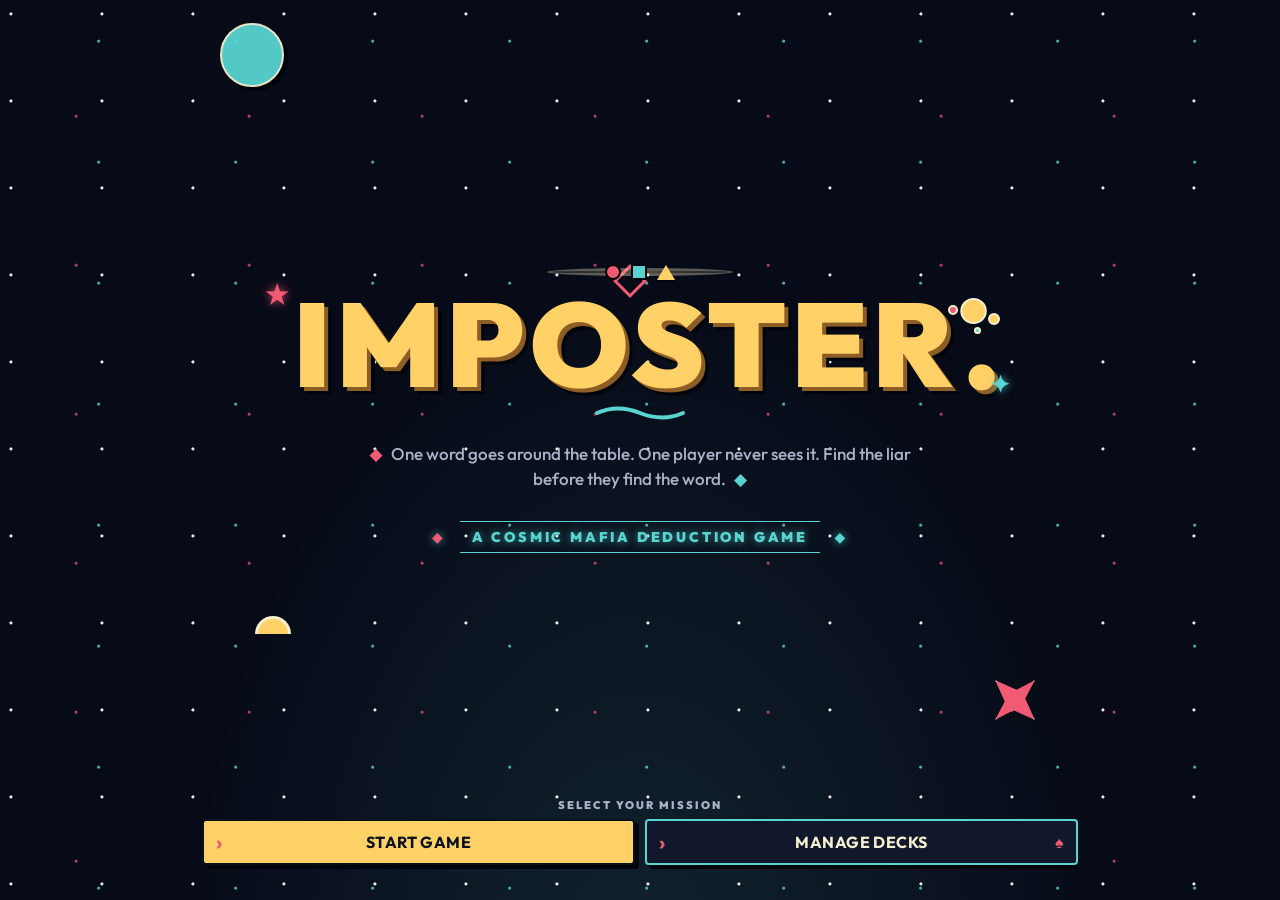
<file: impostor/index.html>
<!DOCTYPE html>
<html lang="en">
<head>
<meta charset="UTF-8">
<meta name="viewport" content="width=device-width, initial-scale=1.0, maximum-scale=1, user-scalable=no">
<title>IMPOSTER</title>
<link rel="preconnect" href="https://fonts.googleapis.com">
<link rel="preconnect" href="https://fonts.gstatic.com" crossorigin>
<link rel="stylesheet" href="styles.css">
</head>
<body>
<div id="loading-screen">
  <div class="load-shapes">
    <div class="ls ls-circle"></div>
    <div class="ls ls-square"></div>
    <div class="ls ls-triangle"></div>
  </div>
  <div class="load-word">SHUFFLING THE DECK...</div>
  <div class="zigzag" style="width:90px;"></div>
</div>
<div id="root" class="app"></div>


<script src="script.js" defer></script>
</body>
</html>
</file>
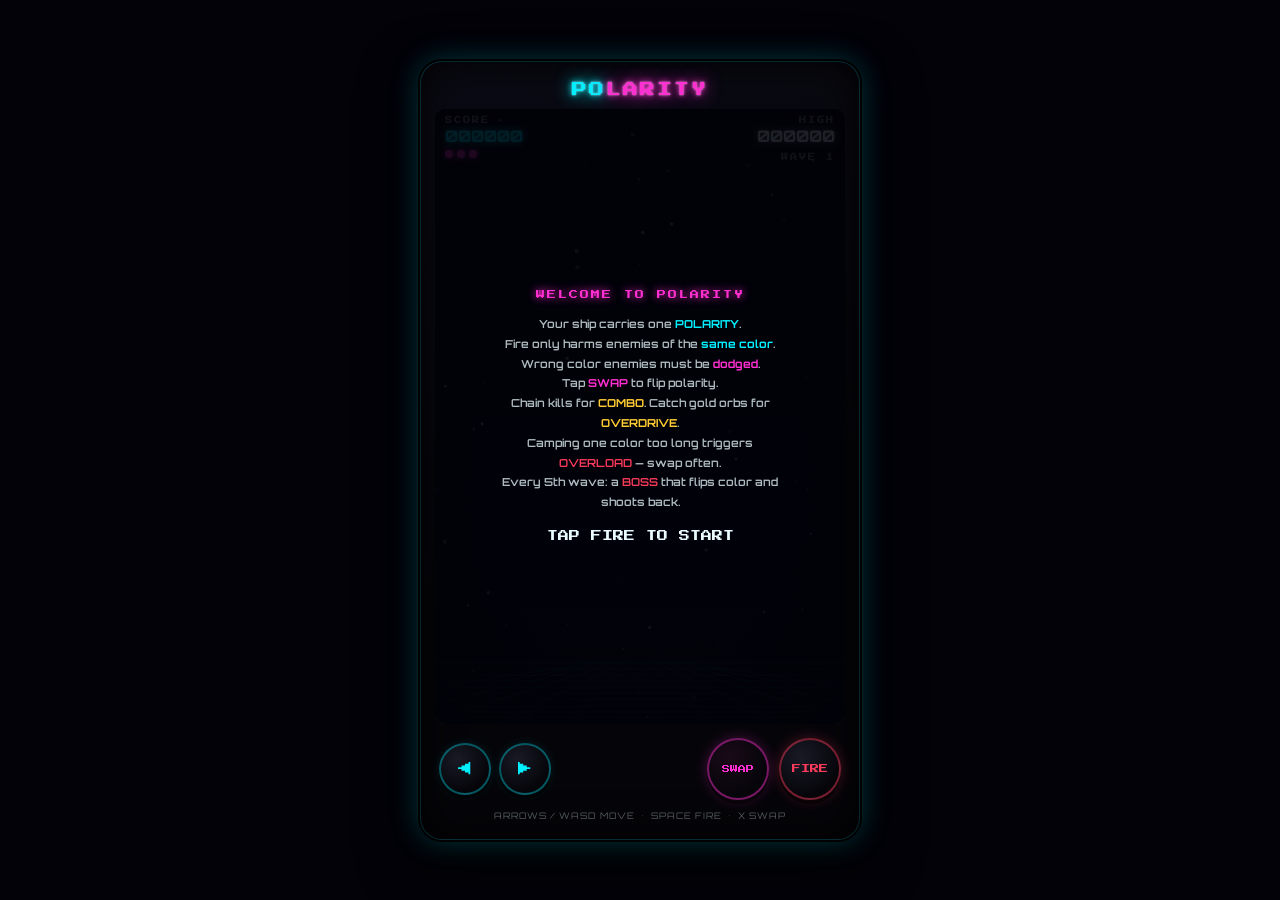
<file: polarity/index.html>
<!DOCTYPE html>
<html lang="en">
<head>
<meta charset="UTF-8">
<meta name="viewport" content="width=device-width, initial-scale=1.0, maximum-scale=1.0, user-scalable=no">
<title>POLARITY - Retro Arcade Game</title>
<link rel="icon" href="data:image/svg+xml,<svg xmlns='http://www.w3.org/2000/svg' viewBox='0 0 16 16'><rect width='16' height='16' fill='%23020208'/><circle cx='8' cy='8' r='5' fill='none' stroke='%2300f0ff' stroke-width='2'/></svg>">
<link rel="stylesheet" href="styles.css">
</head>
<body>

<div class="cabinet">
  <div class="marquee">PO<span>LARITY</span></div>

  <div class="screen-wrap" id="screenWrap">
    <canvas id="game" width="400" height="600"></canvas>
    <div class="scanlines"></div>
    <div class="vignette"></div>

    <div class="hud">
      <div class="block">
        <div class="label">SCORE</div>
        <div class="value blueish" id="scoreVal">000000</div>
        <div class="lives" id="lives"></div>
      </div>
      <div class="block" style="align-items:flex-end;">
        <div class="label">HIGH</div>
        <div class="value" id="highVal">000000</div>
        <div class="label" id="waveVal" style="margin-top:6px;">WAVE 1</div>
      </div>
    </div>
    <div class="combo-wrap"><div class="combo-val" id="comboVal">COMBO x1</div></div>

    <div class="overlay" id="titleOverlay">
      <div class="title-sub">WELCOME TO POLARITY</div>
      <div class="rules">
        Your ship carries one <b class="blue">POLARITY</b>.<br>
        Fire only harms enemies of the <b class="blue">same color</b>.<br>
        Wrong color enemies must be <b class="pink">dodged</b>.<br>
        Tap <b class="pink">SWAP</b> to flip polarity.<br>
        Chain kills for <b class="gold">COMBO</b>. Catch gold orbs for <b class="gold">OVERDRIVE</b>.<br>
        Camping one color too long triggers <span style="color:#ff3b5c;">OVERLOAD</span> — swap often.<br>
        Every 5th wave: a <span style="color:#ff3b5c;">BOSS</span> that flips color and shoots back.
      </div>
      <div class="blink">TAP FIRE TO START</div>
    </div>

    <div class="overlay hidden" id="overOverlay">
      <div class="title-big" style="font-size:16px;">GAME OVER</div>
      <div class="finalscore" id="finalScore">SCORE 000000</div>
      <div class="highscore" id="highScoreLine">HIGH SCORE 000000</div>
      <div class="blink">TAP FIRE TO RETRY</div>
    </div>
  </div>

  <div class="controls">
    <div class="dpad">
      <div class="btn move" id="btnLeft">◀</div>
      <div class="btn move" id="btnRight">▶</div>
    </div>
    <div class="actions">
      <div class="btn swap" id="btnSwap">SWAP</div>
      <div class="btn fire" id="btnFire">FIRE</div>
    </div>
  </div>
  <div class="footer-hint">ARROWS / WASD MOVE &nbsp;•&nbsp; SPACE FIRE &nbsp;•&nbsp; X SWAP</div>
</div>

<script src="script.js"></script>
</body>
</html>
</file>
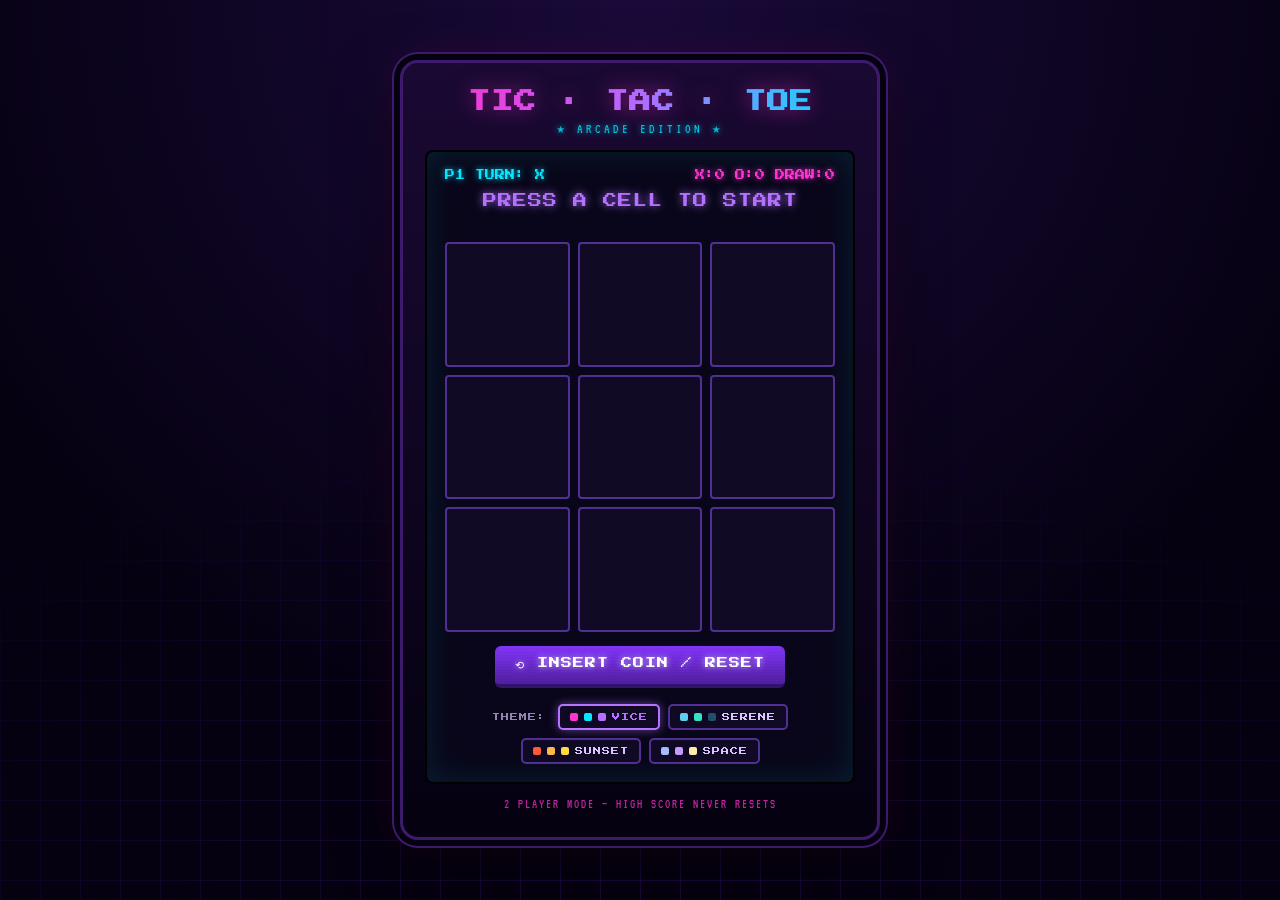
<file: tictactoe/index.html>
<!DOCTYPE html>
<html lang="en">
<head>
<meta charset="UTF-8">
<title>TIC TAC TOE // ARCADE</title>
<link href="https://fonts.googleapis.com/css2?family=Press+Start+2P&family=VT323&display=swap" rel="stylesheet">
<link rel="stylesheet" href="styles.css">
</head>
<body>

<div class="cabinet">
  <div class="marquee">
    <h1>TIC · TAC · TOE</h1>
    <div class="sub">★ ARCADE EDITION ★</div>
  </div>

  <div class="screen">
    <div class="scanlines"></div>
    <div class="glow-flicker"></div>

    <div class="status-bar">
      <span id="turnLabel">P1 TURN: X</span>
      <span id="score">X:0 O:0 DRAW:0</span>
    </div>

    <div id="message" class="blink">PRESS A CELL TO START</div>

    <div class="board" id="board"></div>

    <div class="controls">
      <button class="btn-coin" id="resetBtn">⟲ INSERT COIN / RESET</button>
    </div>

    <div class="theme-picker" id="themePicker" role="group" aria-label="Theme selection">
      <span class="theme-label">THEME:</span>
      <button class="theme-btn active" data-theme="vice" type="button"><span class="sw s1"></span><span class="sw s2"></span><span class="sw s3"></span>VICE</button>
      <button class="theme-btn" data-theme="serene" type="button"><span class="sw s1"></span><span class="sw s2"></span><span class="sw s3"></span>SERENE</button>
      <button class="theme-btn" data-theme="sunset" type="button"><span class="sw s1"></span><span class="sw s2"></span><span class="sw s3"></span>SUNSET</button>
      <button class="theme-btn" data-theme="space" type="button"><span class="sw s1"></span><span class="sw s2"></span><span class="sw s3"></span>SPACE</button>
    </div>
  </div>

  <div class="footer-note">2 PLAYER MODE — HIGH SCORE NEVER RESETS</div>
</div>

<script src="script.js"></script>
</body>
</html>
</file>
<file: impostor/styles.css>
@import url('https://fonts.googleapis.com/css2?family=Outfit:wght@400;500;700;900&display=swap');

  :root{
    --bg:#070b18;
    --fg:#f6f0d0;
    --white:#11182b;
    --red:#f05a72;
    --blue:#58d4d1;
    --yellow:#ffd166;
    --muted:#26304a;
    --red-tint:#3a2039;
    --blue-tint:#163a49;
    --yellow-tint:#3e3520;
    --text:var(--fg);
    --text-dim:#aab3c8;
    --radius:4px;
    --pill:9999px;
    --bw:2px;
    --shadow-sm:3px 3px 0 #02040b;
    --shadow-md:4px 4px 0 #02040b;
    --shadow-lg:8px 8px 0 #02040b;
  }

  *{box-sizing:border-box;}
  html,body{margin:0;padding:0;}
  body{
    background:
      radial-gradient(circle at 12% 16%,rgba(255,255,255,.92) 0 1px,transparent 2px) 0 0/91px 87px,
      radial-gradient(circle at 72% 34%,rgba(88,212,209,.8) 0 1px,transparent 2px) 0 0/137px 121px,
      radial-gradient(circle at 44% 78%,rgba(240,90,114,.7) 0 1px,transparent 2px) 0 0/173px 149px,
      radial-gradient(ellipse at 50% 110%,rgba(88,212,209,.12),transparent 50%),
      var(--bg);
    color:var(--text);
    font-family:'Outfit',system-ui,sans-serif;
    min-height:100vh;
    -webkit-tap-highlight-color:transparent;
    overscroll-behavior:none;
  }

  .app{
    width:100%;
    max-width:960px;
    height:100dvh;
    min-height:100vh;
    margin:0 auto;
    display:flex;
    flex-direction:column;
    padding:clamp(12px,2.5vh,24px) clamp(16px,4vw,42px) clamp(14px,2.8vh,28px);
    position:relative;
    overflow:hidden;
  }
  #root{display:flex;flex:1;min-height:0;}
  #root > *{width:100%;min-height:0;overflow-y:auto;overscroll-behavior:contain;}
  #root > *:not([style*="flex-direction:column"]){display:flex;flex-direction:column;}

  h1,h2,h3{font-family:'Outfit',sans-serif;font-weight:900;letter-spacing:0.04em;margin:0;text-transform:uppercase;text-shadow:2px 2px 0 #02040b;}
  .mono{font-family:'Outfit',sans-serif;font-weight:700;letter-spacing:0.08em;}
  button,input{font-family:'Outfit',sans-serif;}
  button:focus-visible,input:focus-visible{outline:2px solid var(--blue);outline-offset:3px;}

  /* ---------- Screen transition ---------- */
  @keyframes screenIn{
    from{opacity:0;transform:translateY(10px) scale(0.99);}
    to{opacity:1;transform:translateY(0) scale(1);}
  }
  .screen-enter{animation:screenIn 0.28s cubic-bezier(.2,.7,.3,1) both;}

  /* ---------- Loading splash ---------- */
  #loading-screen{
    position:fixed;inset:0;background:#050711;z-index:999;
    display:flex;align-items:center;justify-content:center;flex-direction:column;gap:22px;
    transition:opacity .35s ease, visibility .35s ease;
  }
  #loading-screen.hide{opacity:0;visibility:hidden;pointer-events:none;}
  .load-shapes{display:flex;align-items:center;gap:14px;height:56px;}
  .load-shapes .ls{width:34px;height:34px;}
  .ls-circle{border-radius:50%;background:var(--red);animation:lsBounce 0.9s ease-in-out infinite;}
  .ls-square{background:var(--yellow);animation:lsBounce 0.9s ease-in-out infinite;animation-delay:0.12s;}
  .ls-triangle{
    width:0;height:0;background:none !important;
    border-left:17px solid transparent;border-right:17px solid transparent;border-bottom:30px solid var(--blue);
    animation:lsBounce 0.9s ease-in-out infinite;animation-delay:0.24s;
  }
  @keyframes lsBounce{
    0%,100%{transform:translateY(0) rotate(0deg);}
    50%{transform:translateY(-16px) rotate(90deg);}
  }
  .load-word{
    font-family:'Outfit',sans-serif;font-weight:900;text-transform:uppercase;letter-spacing:0.14em;
    color:var(--yellow);font-size:15px;text-shadow:2px 2px 0 #02040b;
  }

  /* ---------- Top bar ---------- */
  .topbar{
    display:flex;align-items:center;justify-content:space-between;
    margin-bottom:clamp(10px,2vh,20px);min-height:34px;
  }
  .back-btn{
    background:var(--white);border:2px solid var(--blue);color:var(--fg);
    font-family:'Outfit',sans-serif;font-weight:700;font-size:12px;letter-spacing:0.08em;
    padding:8px 14px;border-radius:var(--pill);cursor:pointer;
    display:flex;align-items:center;gap:6px;text-transform:uppercase;
    box-shadow:var(--shadow-sm);
    transition:transform .15s ease-out, box-shadow .15s ease-out;
  }
  .back-btn:active{transform:translate(2px,2px);box-shadow:none;}
  .step-label{
    font-family:'Outfit',sans-serif;font-weight:700;font-size:11px;letter-spacing:0.1em;
    color:#07101b;text-transform:uppercase;
    background:var(--yellow);border:2px solid #07101b;border-radius:var(--pill);padding:6px 14px;
  }

  /* ---------- Buttons ---------- */
  .btn{
    display:flex;align-items:center;justify-content:center;gap:8px;
    width:100%;padding:12px 16px;border-radius:var(--radius);border:var(--bw) solid var(--fg);
    font-family:'Outfit',sans-serif;font-weight:700;font-size:16px;
    cursor:pointer;transition:transform .15s ease-out, box-shadow .15s ease-out;
    letter-spacing:0.03em;text-transform:uppercase;
    box-shadow:var(--shadow-md);
  }
  .btn:active{transform:translate(3px,3px);box-shadow:none;}
  .btn-primary{background:var(--yellow);color:#07101b;border-color:#07101b;}
  .btn-primary:disabled{background:var(--muted);color:#9c9c9c;border-color:#b8b8b8;box-shadow:none;cursor:not-allowed;}
  .btn-primary:disabled:active{transform:none;}
  .btn-ghost{background:var(--white);color:var(--fg);border-color:var(--blue);}
  .btn-ghost::after{content:'♠';position:absolute;right:12px;color:var(--red);font-size:16px;}
  .btn-danger{background:var(--red);color:var(--white);}
  .btn-outline-red{background:var(--white);border-color:var(--red);color:var(--red);box-shadow:4px 4px 0 var(--red);}
  .btn-outline-red:active{box-shadow:none;}
  .btn-teal{background:var(--blue);color:#07101b;}
  .btn-sm{padding:10px 16px;font-size:13px;width:auto;}

  /* ---------- Home ---------- */
  .home-hero{flex:1;display:flex;flex-direction:column;align-items:center;justify-content:center;text-align:center;gap:clamp(6px,1.5vh,12px);padding:12px 0 24px;position:relative;min-height:0;isolation:isolate;}
  .home-hero::after{clip-path:polygon(50% 0,61% 35%,100% 50%,61% 65%,50% 100%,39% 65%,0 50%,39% 35%);}
  .home-kicker{color:var(--blue);font-size:clamp(11px,1.8vw,14px);font-weight:900;letter-spacing:.2em;text-transform:uppercase;border-top:1px solid var(--blue);border-bottom:1px solid var(--blue);padding:6px 12px;text-shadow:0 0 8px rgba(88,212,209,.7);animation:signalBlink 2.5s steps(2,end) infinite;}
  @keyframes signalBlink{0%,85%,100%{opacity:1;}90%{opacity:.45;}}
  .home-hero > *:not(.confetti-stage){animation:heroItemIn .7s cubic-bezier(.2,.8,.2,1) both;}
  .home-hero .logo-trio{animation-delay:.05s;}
  .home-hero .home-title{animation-delay:.14s;}
  .home-hero .squiggle{animation-delay:.22s;}
  .home-hero .home-sub{animation-delay:.3s;}
  .home-hero .badge-row{animation-delay:.38s;}
  @keyframes heroItemIn{from{opacity:0;transform:translateY(18px) scale(.94);}to{opacity:1;transform:translateY(0) scale(1);}}
  .home-hero::before{left:6%;top:7%;background:transparent;border-color:var(--blue);box-shadow:var(--shadow-md),0 0 0 8px rgba(88,212,209,.12);animation:floatSlow 4.5s ease-in-out infinite, shapeIn .8s ease-out both;}
  .home-hero::after{right:8%;bottom:12%;background:transparent;border-color:var(--red);box-shadow:var(--shadow-md),0 0 0 8px rgba(240,90,114,.12);animation:spinSlow 7s linear infinite, shapeIn .9s ease-out both;}
  .home-hero::marker{display:none;}
  .home-hero .home-kicker{position:relative;}
  .home-hero .home-kicker::before{content:'◆';position:absolute;left:-28px;color:var(--red);animation:diamondFloat 2.5s ease-in-out infinite;}
  .home-hero .home-kicker::after{content:'◆';position:absolute;right:-28px;color:var(--blue);animation:diamondFloat 2.5s ease-in-out infinite reverse;}
  @keyframes diamondFloat{0%,100%{transform:translateY(0) rotate(45deg);}50%{transform:translateY(-7px) rotate(135deg);}}
  .home-hero .home-sub{position:relative;}
  .home-hero .home-sub::selection{background:var(--yellow);}
  .home-hero .home-sub{max-width:560px;}
  .home-hero{overflow:visible;}

  .home-hero::marker{display:none;}
  .home-hero > .semi-circle-decoration{display:block;}
  .home-hero::before{box-shadow:var(--shadow-md),0 0 0 8px rgba(16,64,192,.12);}
  .home-hero::after{box-shadow:var(--shadow-md),0 0 0 8px rgba(208,32,32,.12);}
  .home-hero .logo-trio::before,.home-hero .logo-trio::after{content:'';position:absolute;z-index:-1;pointer-events:none;}
  .home-hero .logo-trio::before{width:18px;height:18px;border:3px solid var(--red);transform:rotate(45deg);left:18%;top:27%;animation:orbitShape 5s ease-in-out infinite;}
  .home-hero .home-kicker{isolation:isolate;}
  .home-hero .home-kicker span{position:relative;}
  .home-hero .logo-trio::after{width:14px;height:14px;border-radius:50%;background:var(--blue);border:3px solid var(--fg);right:18%;top:19%;animation:orbitShape 4s ease-in-out infinite reverse;}
  @keyframes orbitShape{0%,100%{transform:translate(0,0) rotate(0) scale(1);}50%{transform:translate(12px,-14px) rotate(180deg) scale(1.25);}}
  @keyframes shapeIn{from{opacity:0;transform:scale(0) rotate(45deg);}to{opacity:.95;transform:scale(1) rotate(45deg);}}
  .home-hero::before{
    content:'';position:absolute;top:0%;left:2%;width:60px;height:60px;
    background:var(--blue);border:var(--bw) solid var(--fg);border-radius:50%;
    box-shadow:var(--shadow-md);opacity:0.95;
    animation:floatSlow 4.5s ease-in-out infinite;
  }
  .home-hero::after{
    content:'';position:absolute;bottom:10%;right:4%;width:52px;height:52px;
    background:var(--red);border:var(--bw) solid var(--fg);
    box-shadow:var(--shadow-md);transform:rotate(45deg);
    animation:spinSlow 7s linear infinite;
  }
  @keyframes floatSlow{0%,100%{transform:translateY(0);}50%{transform:translateY(-10px);}}
  @keyframes spinSlow{from{transform:rotate(45deg);}to{transform:rotate(405deg);}}

  .logo-trio{display:flex;align-items:center;justify-content:center;gap:10px;margin-bottom:6px;}
  .logo-trio > *{animation:logoBounce 2.8s ease-in-out infinite;}
  .logo-trio .lt-square{animation-delay:.18s;}
  .logo-trio .lt-tri{animation-delay:.36s;}
  @keyframes logoBounce{0%,100%{transform:translateY(0) rotate(0);}50%{transform:translateY(-7px) rotate(8deg);}}
  .logo-trio .lt-circle{width:16px;height:16px;border-radius:50%;background:var(--red);border:2px solid #02040b;}
  .logo-trio .lt-square{width:16px;height:16px;background:var(--blue);border:2px solid #02040b;}
  .logo-trio .lt-tri{width:0;height:0;border-left:9px solid transparent;border-right:9px solid transparent;border-bottom:15px solid var(--yellow);filter:drop-shadow(0 2px 0 #02040b);}

  .home-title{font-size:clamp(58px,13vw,118px);line-height:.78;color:var(--yellow);position:relative;width:100%;text-align:center;white-space:nowrap;transform:scaleX(1.02);text-shadow:4px 4px 0 #8d5d26,7px 7px 0 #02040b;animation:none !important;z-index:2;}
  .home-title::before{content:'★';position:absolute;color:var(--red);font-size:.22em;left:8%;top:-.5em;text-shadow:0 0 10px rgba(240,90,114,.8);animation:starTwinkle 1.8s ease-in-out infinite;}
  .home-title::after{content:'✦';position:absolute;color:var(--blue);font-size:.2em;right:8%;bottom:-.15em;text-shadow:0 0 10px rgba(88,212,209,.8);animation:starTwinkle 2.2s ease-in-out infinite reverse;}
  .home-hero .logo-trio{position:relative;}
  .home-hero .logo-trio::after{content:'';position:absolute;width:clamp(90px,18vw,180px);height:2px;background:linear-gradient(90deg,transparent,var(--yellow),transparent);top:50%;left:50%;transform:translate(-50%,-50%);opacity:.35;pointer-events:none;}
  .home-hero .home-sub::before{content:'◆';display:inline-block;color:var(--red);margin-right:8px;animation:shapeSpin 3s linear infinite;}
  .home-hero .home-sub::after{content:'◆';display:inline-block;color:var(--blue);margin-left:8px;animation:shapeSpin 3s linear infinite reverse;}
  @keyframes shapeSpin{to{transform:rotate(360deg);}}
  .home-hero .squiggle{position:relative;z-index:2;}
  @keyframes starTwinkle{0%,100%{opacity:.35;transform:scale(.8) rotate(0);}50%{opacity:1;transform:scale(1.3) rotate(18deg);}}
  @keyframes heroTitlePulse{0%,100%{letter-spacing:-.02em;}50%{letter-spacing:.015em;}}
  .home-title .dot{
    display:inline-block;width:clamp(16px,3vw,26px);height:clamp(16px,3vw,26px);background:var(--yellow);
    border:2.5px solid var(--fg);border-radius:50%;margin-left:2px;vertical-align:top;
  }
  .home-sub{color:var(--text-dim);font-size:clamp(14px,2vw,17px);max-width:500px;margin-top:6px;line-height:1.45;font-weight:500;}
  .badge-row{display:flex;gap:10px;margin-top:18px;flex-wrap:wrap;justify-content:center;}
  .badge-row .role-chip{animation:chipFloat 3s ease-in-out infinite;}
  .badge-row .role-chip:nth-child(2){animation-delay:.4s;}
  @keyframes chipFloat{0%,100%{transform:translateY(0);}50%{transform:translateY(-4px);}}
  .role-chip{
    font-family:'Outfit',sans-serif;font-weight:700;font-size:11px;letter-spacing:0.06em;
    padding:6px 14px;border-radius:var(--pill);border:2px solid var(--fg);color:var(--fg);background:var(--white);
    box-shadow:2px 2px 0 var(--fg);text-transform:uppercase;
  }
  .home-actions{display:grid;grid-template-columns:repeat(2,minmax(0,1fr));gap:10px;width:100%;margin-top:clamp(2px,1vh,10px);transform:translateY(clamp(-18px,-2.5vh,-8px));position:relative;z-index:1;}
  .home-actions::before{content:'SELECT YOUR MISSION';grid-column:1/-1;color:var(--text-dim);font-size:11px;letter-spacing:.18em;font-weight:900;text-align:center;margin-bottom:-3px;}
  .home-actions .btn{position:relative;overflow:hidden;}
  .home-actions .btn::before{content:'›';position:absolute;left:12px;color:var(--red);font-size:22px;line-height:1;animation:cursorBlink 1.2s steps(2,end) infinite;}
  @keyframes cursorBlink{50%{opacity:0;}}
  .home-actions .btn{font-size:clamp(13px,2vw,16px);padding:11px 14px;}
  .home-actions .btn-primary{animation:buttonGlow 2.4s ease-in-out infinite;}
  .home-actions .btn{border-width:2px;}
  @keyframes buttonGlow{0%,100%{box-shadow:var(--shadow-md);}50%{box-shadow:6px 6px 0 var(--fg),0 0 0 5px rgba(240,192,32,.22);}}

  /* ---------- Cards / lists ---------- */
  .card{
    background:var(--white);border:var(--bw) solid var(--fg);border-radius:var(--radius);
    padding:16px;box-shadow:var(--shadow-lg);
  }
  .section-title{font-size:clamp(38px,6vw,60px);line-height:.9;margin-bottom:8px;}
  .section-desc{color:var(--text-dim);font-size:13px;margin-bottom:clamp(8px,1.6vh,16px);line-height:1.35;font-weight:500;text-transform:none;}

  .input-row{display:flex;gap:8px;margin-bottom:clamp(8px,1.5vh,14px);max-width:620px;}
  .text-input{
    flex:1;background:var(--white);border:var(--bw) solid var(--fg);border-radius:var(--radius);
    padding:14px 16px;color:var(--fg);font-family:'Outfit',sans-serif;font-weight:600;font-size:15px;
    box-shadow:var(--shadow-sm);
  }
  .text-input:focus{outline:none;border-color:var(--blue);box-shadow:3px 3px 0 var(--blue);}
  .icon-btn{
    width:48px;height:48px;flex-shrink:0;border-radius:var(--radius);border:var(--bw) solid var(--fg);
    background:var(--yellow);color:var(--fg);font-size:22px;font-weight:700;cursor:pointer;
    box-shadow:var(--shadow-sm);transition:transform .15s ease-out, box-shadow .15s ease-out;
  }
  .icon-btn:active{transform:translate(2px,2px) rotate(45deg);box-shadow:none;}

  .player-list{display:grid;grid-template-columns:repeat(2,minmax(0,1fr));gap:8px;margin-bottom:14px;max-width:760px;}
  .player-row{
    display:flex;align-items:center;justify-content:space-between;
    background:var(--white);border:2.5px solid var(--fg);border-radius:var(--radius);
    padding:8px 12px;box-shadow:var(--shadow-sm);
  }
  @keyframes popIn{
    0%{opacity:0;transform:scale(0.55);}
    65%{opacity:1;transform:scale(1.06);}
    100%{opacity:1;transform:scale(1);}
  }
  .pop-in{animation:popIn 0.32s cubic-bezier(.3,.75,.3,1.35) both;}
  .player-name{display:flex;align-items:center;gap:10px;font-weight:700;font-size:15px;}
  .player-num{
    font-family:'Outfit',sans-serif;font-weight:700;font-size:11px;color:var(--fg);
    width:24px;height:24px;border-radius:50%;border:2px solid var(--fg);background:var(--yellow);
    display:flex;align-items:center;justify-content:center;flex-shrink:0;
  }
  .remove-btn{background:none;border:none;color:var(--fg);font-size:20px;cursor:pointer;padding:4px 8px;font-weight:700;transition:transform .15s ease-out;}
  .remove-btn:active{color:var(--red);transform:scale(1.2) rotate(90deg);}
  .empty-hint{
    color:var(--text-dim);font-size:13.5px;text-align:center;padding:28px 10px;font-weight:600;
    border:2.5px dashed var(--fg);border-radius:var(--radius);margin-bottom:16px;background:var(--white);
  }
  .count-warning{
    font-family:'Outfit',sans-serif;font-weight:700;font-size:12px;color:var(--fg);
    text-align:center;margin:-8px 0 16px;background:var(--yellow);border:2px solid var(--fg);
    border-radius:var(--radius);padding:8px;text-transform:uppercase;letter-spacing:0.04em;
  }

  .spacer{flex:1;}
  .bottom-actions{display:flex;flex-direction:row;justify-content:flex-end;gap:8px;margin-top:auto;padding-top:clamp(8px,1.8vh,16px);}
  .bottom-actions .btn{width:auto;min-width:190px;}

  /* ---------- Deck select ---------- */
  .deck-grid{display:grid;grid-template-columns:repeat(2,minmax(0,1fr));gap:10px;margin-bottom:14px;}
  .deck-card{
    background:var(--white);border:var(--bw) solid var(--fg);border-radius:var(--radius);
    padding:10px 14px;display:flex;align-items:center;justify-content:space-between;
    cursor:pointer;transition:transform .18s ease-out, box-shadow .18s ease-out, background .15s ease-out;
    box-shadow:var(--shadow-md);
  }
  .deck-card:active{transform:translate(2px,2px);box-shadow:none;}
  @media (hover:hover){ .deck-card:hover{transform:translateY(-3px);box-shadow:6px 9px 0 var(--fg);} }
  .deck-card.selected{background:var(--blue-tint);box-shadow:var(--shadow-md), inset 0 0 0 2px var(--blue);}
  .deck-info h3{font-size:20px;color:var(--fg);}
  .deck-count{font-family:'Outfit',sans-serif;font-weight:700;font-size:11.5px;color:var(--text-dim);margin-top:3px;letter-spacing:0.04em;}
  .deck-manage-btn{
    background:var(--white);border:2px solid var(--fg);color:var(--fg);
    font-size:16px;width:34px;height:34px;border-radius:50%;cursor:pointer;flex-shrink:0;
    box-shadow:2px 2px 0 var(--fg);transition:transform .15s ease-out;
  }
  .deck-manage-btn:active{transform:translate(2px,2px) rotate(20deg);box-shadow:none;}
  .deck-emoji{
    font-size:22px;margin-right:12px;width:38px;height:38px;flex-shrink:0;
    display:flex;align-items:center;justify-content:center;background:var(--white);
    border:2px solid var(--fg);box-shadow:2px 2px 0 var(--fg);
  }
  .deck-card-inner{display:flex;align-items:center;flex:1;min-width:0;}

  /* ---------- Deck carousel (game start) ---------- */
  .deck-carousel{display:flex;align-items:center;gap:10px;margin:clamp(8px,2vh,18px) auto 10px;max-width:700px;width:100%;}
  .carousel-arrow{
    width:48px;height:48px;flex-shrink:0;border-radius:50%;border:var(--bw) solid var(--fg);
    background:var(--white);color:var(--fg);font-size:26px;font-weight:900;cursor:pointer;
    box-shadow:var(--shadow-sm);line-height:1;display:flex;align-items:center;justify-content:center;
    transition:transform .15s ease-out, box-shadow .15s ease-out;
  }
  .carousel-arrow:active{transform:translate(2px,2px);box-shadow:none;}
  @media (hover:hover){ .carousel-arrow:hover{background:var(--yellow);} }
  .deck-slide{
    flex:1;min-width:0;background:var(--white);border:var(--bw) solid var(--fg);
    box-shadow:var(--shadow-lg);padding:clamp(22px,5vh,42px) 18px;text-align:center;
  }
  .deck-slide-emoji{
    font-size:44px;width:76px;height:76px;margin:0 auto 14px;background:var(--yellow-tint);
    border:2.5px solid var(--fg);display:flex;align-items:center;justify-content:center;box-shadow:3px 3px 0 var(--fg);
  }
  .deck-slide-name{font-size:26px;margin-bottom:6px;}
  @keyframes slideFromRight{from{opacity:0;transform:translateX(26px);}to{opacity:1;transform:translateX(0);}}
  @keyframes slideFromLeft{from{opacity:0;transform:translateX(-26px);}to{opacity:1;transform:translateX(0);}}
  .slide-from-right{animation:slideFromRight 0.3s ease-out both;}
  .slide-from-left{animation:slideFromLeft 0.3s ease-out both;}

  .carousel-dots{display:flex;align-items:center;justify-content:center;gap:8px;margin-bottom:8px;}
  .carousel-dot{
    width:9px;height:9px;border-radius:50%;border:2px solid var(--fg);background:var(--white);cursor:pointer;
    transition:transform .15s ease-out, background .15s ease-out;
  }
  .carousel-dot.active{background:var(--yellow);transform:scale(1.3);}


  /* ---------- Deck manager ---------- */
  .chip-list{display:flex;flex-wrap:wrap;gap:8px;margin-bottom:20px;}
  .word-chip{
    background:var(--yellow-tint);border:2px solid var(--fg);border-radius:var(--pill);
    padding:8px 10px 8px 14px;display:flex;align-items:center;gap:8px;font-size:13.5px;font-weight:700;
    box-shadow:2px 2px 0 var(--fg);
  }
  .word-chip button{background:none;border:none;color:var(--fg);font-size:15px;cursor:pointer;padding:0 2px;font-weight:700;}

  /* ---------- Role reveal ---------- */
  .reveal-wrap{flex:1;display:grid;grid-template-columns:minmax(180px,.8fr) minmax(220px,1.2fr);align-items:center;justify-content:center;gap:clamp(18px,5vw,64px);padding:10px 0;min-height:0;}
  .reveal-wrap .pass-label h2{color:var(--yellow);font-size:clamp(38px,6vw,64px);}
  .reveal-wrap .pass-label{grid-column:1;grid-row:1;text-align:left;}
  .reveal-wrap .case-card{grid-column:2;grid-row:1;justify-self:center;}
  .reveal-wrap .reveal-progress{grid-column:1;grid-row:2;justify-self:start;}
  .pass-label{text-align:center;}
  .pass-label .eyebrow{font-family:'Outfit',sans-serif;font-weight:700;font-size:12px;letter-spacing:0.12em;color:var(--text-dim);text-transform:uppercase;}
  .pass-label h2{font-size:38px;margin-top:6px;color:var(--fg);}

  .case-card{
    width:min(30vw,300px);max-width:300px;aspect-ratio:3/4.1;
    border-radius:var(--radius);position:relative;cursor:pointer;
    perspective:1200px;
  }
  .case-inner{
    width:100%;height:100%;position:relative;
    transition:transform .6s cubic-bezier(.4,.2,.2,1);
    transform-style:preserve-3d;
  }
  .case-card.flipped .case-inner{transform:rotateY(180deg);}
  .case-face{
    position:absolute;inset:0;border-radius:var(--radius);backface-visibility:hidden;
    display:flex;flex-direction:column;align-items:center;justify-content:center;
    padding:24px;text-align:center;border:var(--bw) solid var(--fg);box-shadow:var(--shadow-lg);
  }
  .case-front{
    background:linear-gradient(145deg,var(--yellow),#d59a3d);color:#07101b;
  }
  .case-front::after{content:'CONFIDENTIAL';position:absolute;bottom:14px;font-size:10px;letter-spacing:.16em;font-weight:900;opacity:.65;}
  .case-front .stamp{
    width:72px;height:72px;border-radius:50%;border:2.5px solid var(--fg);
    display:flex;align-items:center;justify-content:center;margin-bottom:16px;color:var(--fg);
    background:var(--white);animation:pulseTap 1.8s ease-in-out infinite;
  }
  @keyframes pulseTap{0%,100%{transform:scale(1);}50%{transform:scale(1.08);}}
  .case-front .stamp svg{width:30px;height:30px;}
  .case-front .tap-hint{font-family:'Outfit',sans-serif;font-weight:700;font-size:12px;letter-spacing:0.1em;color:var(--fg);text-transform:uppercase;margin-top:6px;}
  .case-front .case-id{position:absolute;top:14px;left:16px;font-family:'Outfit',sans-serif;font-weight:700;font-size:10px;color:var(--fg);letter-spacing:0.06em;}

  .case-back{transform:rotateY(180deg);}
  .case-back.role-normal{background:var(--blue);color:#07101b;}
  .case-back.role-imposter{background:var(--red);color:#fff1e6;}
  .case-back.role-imposter::after{content:'MAFIA FILE';position:absolute;bottom:14px;font-size:10px;letter-spacing:.18em;font-weight:900;opacity:.7;}
  .case-back .eyebrow2{font-family:'Outfit',sans-serif;font-weight:700;font-size:11px;letter-spacing:0.12em;color:rgba(255,255,255,0.75);text-transform:uppercase;margin-bottom:12px;}
  .case-back .word-reveal{font-family:'Outfit',sans-serif;font-weight:900;font-size:40px;line-height:1;color:var(--white);word-break:break-word;text-transform:uppercase;letter-spacing:-0.01em;}
  .case-back.role-imposter .word-reveal{font-size:30px;letter-spacing:0;}
  .case-back .sub-note{color:rgba(255,255,255,0.85);font-size:12.5px;margin-top:14px;max-width:200px;line-height:1.5;font-weight:500;}

  .reveal-progress{
    font-family:'Outfit',sans-serif;font-weight:700;font-size:12px;color:var(--fg);letter-spacing:0.08em;
    background:var(--white);border:2px solid var(--fg);border-radius:var(--pill);padding:5px 14px;text-transform:uppercase;
  }

  /* ---------- Clue phase ---------- */
  .clue-order{display:grid;grid-template-columns:repeat(2,minmax(0,1fr));gap:8px;margin:10px 0;max-width:760px;}
  .clue-row{
    display:flex;align-items:center;gap:10px;padding:9px 12px;border-radius:var(--radius);
    background:var(--white);border:2.5px solid var(--fg);
    transition:box-shadow .2s ease-out, background .2s ease-out, transform .15s ease-out;
    box-shadow:var(--shadow-sm);
  }
  .clue-row.active{background:var(--yellow-tint);box-shadow:3px 3px 0 var(--yellow);border-color:var(--fg);transform:translateX(2px);}
  .clue-row.done{opacity:0.5;}
  .clue-row .num{
    font-family:'Outfit',sans-serif;font-weight:700;font-size:12px;color:var(--fg);
    width:24px;height:24px;border-radius:50%;border:2px solid var(--fg);background:var(--white);
    display:flex;align-items:center;justify-content:center;flex-shrink:0;
  }
  .clue-row.active .num{background:var(--yellow);}
  .clue-row .name{font-weight:700;font-size:15px;flex:1;}
  .clue-row .now-badge{
    font-family:'Outfit',sans-serif;font-weight:700;font-size:10px;letter-spacing:0.06em;color:var(--fg);
    background:var(--yellow);border:2px solid var(--fg);padding:3px 10px;border-radius:var(--pill);
    animation:pulseTap 1.4s ease-in-out infinite;
  }
  .clue-row .check{color:var(--blue);font-size:16px;font-weight:700;}
  .turn-banner{
    text-align:center;padding:clamp(10px,2.5vh,20px) 8px 4px;
  }
  .turn-banner .eyebrow{font-family:'Outfit',sans-serif;font-weight:700;font-size:12px;letter-spacing:0.12em;color:var(--text-dim);text-transform:uppercase;}
  .turn-banner h2{font-size:clamp(36px,8vw,58px);margin-top:4px;}

  /* ---------- Voting ---------- */
  .vote-options{display:grid;grid-template-columns:repeat(2,minmax(0,1fr));gap:8px;margin:10px 0;max-width:760px;}
  .vote-option{
    display:flex;align-items:center;justify-content:space-between;
    padding:10px 14px;border-radius:var(--radius);background:var(--white);
    border:2.5px solid var(--fg);cursor:pointer;font-weight:700;font-size:15.5px;
    box-shadow:var(--shadow-sm);transition:transform .15s ease-out, box-shadow .15s ease-out;
  }
  .vote-option:active{transform:translate(2px,2px);box-shadow:none;}
  .vote-option.picked{background:var(--yellow-tint);box-shadow:3px 3px 0 var(--yellow);}
  .vote-option .radio{
    width:20px;height:20px;border-radius:50%;border:2px solid var(--fg);flex-shrink:0;
    display:flex;align-items:center;justify-content:center;background:var(--white);
  }
  .vote-option.picked .radio::after{content:'';width:10px;height:10px;border-radius:50%;background:var(--yellow);border:1.5px solid var(--fg);}

  /* ---------- Results ---------- */
  .result-banner{
    text-align:center;padding:clamp(20px,4vh,34px) 18px;border-radius:var(--radius);margin-bottom:14px;
    border:var(--bw) solid var(--fg);box-shadow:var(--shadow-lg);position:relative;overflow:visible;
  }
  .result-banner.caught{background:var(--blue);color:#07101b;}
  .result-banner.escaped{background:var(--red);}
  .result-banner .eyebrow{font-family:'Outfit',sans-serif;font-weight:700;font-size:12px;letter-spacing:0.12em;text-transform:uppercase;color:rgba(255,255,255,0.75);}
  .result-banner h2{font-size:clamp(34px,5vw,52px);margin-top:8px;line-height:1.02;color:var(--white);}

  .burst-shape{position:absolute;pointer-events:none;opacity:0;animation:burstPop 0.6s cubic-bezier(.2,.8,.3,1.4) forwards;}
  @keyframes burstPop{
    0%{opacity:0;transform:scale(0.2) rotate(0deg);}
    60%{opacity:1;}
    100%{opacity:1;transform:scale(1) rotate(var(--rot,25deg)) translateY(var(--ty,0));}
  }
  .bs-circle{width:22px;height:22px;border-radius:50%;background:var(--yellow);border:2px solid var(--fg);}
  .bs-square{width:20px;height:20px;background:var(--red);border:2px solid var(--fg);}
  .bs-tri{width:0;height:0;border-left:11px solid transparent;border-right:11px solid transparent;border-bottom:19px solid var(--yellow);}

  .reveal-line{
    display:flex;align-items:center;justify-content:space-between;
    padding:10px 12px;background:var(--white);border:2.5px solid var(--fg);border-radius:var(--radius);margin-bottom:10px;
    box-shadow:var(--shadow-sm);
  }
  .reveal-line .label{font-family:'Outfit',sans-serif;font-weight:700;font-size:11px;letter-spacing:0.08em;color:var(--text-dim);text-transform:uppercase;}
  .reveal-line .value{font-weight:800;font-size:16px;}
  .reveal-line .value.red{color:var(--red);}
  .reveal-line .value.amber{color:var(--fg);background:var(--yellow);padding:2px 10px;border-radius:var(--pill);border:1.5px solid var(--fg);}

  .vote-tally{display:grid;grid-template-columns:repeat(2,minmax(0,1fr));gap:0 18px;margin:14px 0;max-width:760px;}
  .vote-tally-row{margin-bottom:10px;}
  .vote-tally-head{display:flex;justify-content:space-between;font-size:13.5px;margin-bottom:5px;font-weight:700;}
  .vote-tally-head .n{font-family:'Outfit',sans-serif;color:var(--text-dim);font-weight:700;}
  .tally-bar-bg{height:10px;border-radius:var(--pill);background:var(--white);border:2px solid var(--fg);overflow:hidden;}
  .tally-bar-fill{height:100%;border-radius:var(--pill);background:var(--yellow);transition:width .5s ease-out;box-shadow:0 0 10px rgba(255,209,102,.5);}
  .tally-bar-fill.is-imposter{background:var(--red);}

  .guess-box{margin:22px 0;}
  .guess-result{
    margin-top:12px;padding:12px 14px;border-radius:var(--radius);font-size:13.5px;text-align:center;font-weight:700;
    border:2.5px solid var(--fg);box-shadow:var(--shadow-sm);
  }
  .guess-result.correct{background:var(--blue-tint);color:var(--fg);}
  .guess-result.wrong{background:var(--red-tint);color:var(--fg);}

  /* ---------- Modal ---------- */
  .modal-overlay{
    position:fixed;inset:0;background:rgba(18,18,18,0.6);
    display:flex;align-items:flex-end;justify-content:center;z-index:50;
    animation:fadeIn .18s ease-out;
  }
  @keyframes fadeIn{from{opacity:0;}to{opacity:1;}}
  .modal-sheet{
    width:100%;max-width:760px;background:var(--white);border:var(--bw) solid var(--fg);border-bottom:none;
    border-radius:0;padding:16px 16px 20px;max-height:90dvh;overflow-y:auto;
    box-shadow:0 -8px 0 var(--fg);
    animation:slideUp .25s cubic-bezier(.2,.7,.3,1);
  }
  @keyframes slideUp{from{transform:translateY(24px);opacity:0;}to{transform:translateY(0);opacity:1;}}
  .modal-sheet h3{font-size:24px;margin-bottom:14px;}
  .modal-actions{display:flex;gap:10px;margin-top:18px;}
  .modal-actions .btn{width:auto;flex:1;}

  /* ---------- Memphis Milano decorative elements ---------- */
  @keyframes drawSquiggle{ to{ stroke-dashoffset:0; } }
  .squiggle{ display:block; overflow:visible; }
  .squiggle path{
    fill:none;stroke-width:4;stroke-linecap:round;
    stroke-dasharray:140;stroke-dashoffset:140;
    animation:drawSquiggle 1s ease-out forwards;
  }

  @keyframes confettiPop{
    0%{opacity:0;transform:scale(0) translateY(6px);}
    60%{opacity:1;}
    100%{opacity:1;transform:scale(1) translateY(0);}
  }
  @keyframes confettiFloat{
    0%,100%{transform:translateY(0);}
    50%{transform:translateY(-5px);}
  }
  .confetti-cluster{position:relative;width:100%;height:100%;pointer-events:none;}
  .confetti-dot{
    position:absolute;border-radius:50%;border:2px solid var(--fg);
    animation:confettiPop 0.5s cubic-bezier(.3,.8,.3,1.4) both, confettiFloat 3.4s ease-in-out infinite;
  }

  .zigzag{
    height:12px;width:100%;
    background:
      linear-gradient(135deg, var(--fg) 25%, transparent 25%) 0 0/12px 12px,
      linear-gradient(225deg, var(--fg) 25%, transparent 25%) 0 0/12px 12px,
      linear-gradient(315deg, var(--fg) 25%, transparent 25%) 0 6px/12px 12px,
      linear-gradient(45deg, var(--fg) 25%, transparent 25%) 0 6px/12px 12px;
    background-color:var(--yellow);
  }
  .zigzag.zz-red{background-color:var(--red);}
  .zigzag.zz-blue{background-color:var(--blue);}

  .semi-circle{
    width:36px;height:18px;border-top-left-radius:36px;border-top-right-radius:36px;
    border:3px solid var(--fg);border-bottom:none;background:var(--yellow);
    animation:semiBounce 2.8s ease-in-out infinite;
  }
  @keyframes semiBounce{0%,100%{transform:translateY(0) rotate(0);}50%{transform:translateY(-10px) rotate(-12deg);}}

  /* ---------- Stagger-in for list items ---------- */
  @keyframes listIn{
    from{opacity:0;transform:translateX(-10px);}
    to{opacity:1;transform:translateX(0);}
  }
  .stagger-in{animation:listIn 0.32s ease-out both;}

  /* misc */
  a.reset-link{
    display:block;text-align:center;color:var(--text-dim);font-size:12px;margin-top:14px;
    font-family:'Outfit',sans-serif;font-weight:700;text-decoration:underline;cursor:pointer;
  }
  ::selection{background:var(--yellow);color:var(--fg);}
  @media (max-width:620px){
    .home-title{font-size:clamp(56px,17vw,96px);text-shadow:3px 3px 0 #8d5d26,5px 5px 0 #02040b;transform:scaleX(1);}
    .home-hero .logo-trio::before{left:7%;}
    .home-hero .logo-trio::after{right:7%;}
    .home-actions{transform:translateY(-6px);}
    .home-actions{grid-template-columns:1fr;}
    .bottom-actions{flex-direction:column;}
    .bottom-actions .btn{width:100%;}
    .player-list,.deck-grid,.clue-order,.vote-options,.vote-tally{grid-template-columns:1fr;}
    .reveal-wrap{display:flex;flex-direction:column;gap:12px;}
    .reveal-wrap .pass-label,.reveal-wrap .reveal-progress{align-self:center;text-align:center;}
    .reveal-wrap .case-card{width:min(58vw,260px);}
  }

  @media (max-height:680px){
    .app{padding-top:8px;padding-bottom:10px;}
    .home-hero::before,.home-hero::after,.home-hero > div[style*="top:36%"],.home-hero > div[style*="bottom:22%"]{display:none;}
    .home-sub{font-size:12px;max-width:300px;margin-top:2px;}
    .home-title{font-size:clamp(62px,18vw,96px);text-shadow:3px 3px 0 #8d5d26,5px 5px 0 #02040b;transform:scaleX(1);}
    .home-hero .logo-trio::before,.home-hero .logo-trio::after{display:none;}
    .home-kicker{font-size:10px;letter-spacing:.12em;}
    .badge-row{margin-top:8px;}
    .btn{padding:11px 14px;font-size:14px;}
    .section-title{font-size:clamp(34px,10vw,48px);}
    .deck-slide-emoji{width:58px;height:58px;font-size:32px;margin-bottom:8px;}
    .deck-slide-name{font-size:21px;}
    .case-card{width:min(48vw,210px);}
  }

  @media (prefers-reduced-motion: reduce){
    *{animation-duration:0.001ms !important;transition-duration:0.001ms !important;}
  }
</file>
<file: polarity/styles.css>
@import url('https://fonts.googleapis.com/css2?family=Press+Start+2P&family=Orbitron:wght@600;800;900&display=swap');

:root{
  --bg:#020208;
  --bezel1:#0a0a14;
  --bezel2:#050509;
  --blue:#00f0ff;
  --blue-dim:#0a2f3a;
  --pink:#ff2fd1;
  --pink-dim:#3a0a30;
  --gold:#ffcc33;
  --green:#39ff88;
  --red:#ff3b5c;
  --white:#eafcff;
}

*{box-sizing:border-box; -webkit-tap-highlight-color:transparent; user-select:none;}

html,body{
  margin:0; padding:0; height:100%; width:100%;
  background:var(--bg);
  display:flex; align-items:center; justify-content:center;
  overflow:hidden;
  font-family:'Orbitron', monospace;
  touch-action:none;
}

.cabinet{
  position:relative;
  width:min(94vw, 440px);
  padding:14px 14px 18px;
  border-radius:22px;
  background:
    linear-gradient(160deg, var(--bezel1), var(--bezel2) 60%);
  box-shadow:
    0 0 0 2px #000,
    0 0 30px rgba(0,240,255,0.25),
    inset 0 0 40px rgba(0,0,0,0.9),
    0 20px 60px rgba(0,0,0,0.8);
  border:1px solid rgba(0,240,255,0.15);
}

.marquee{
  text-align:center;
  font-family:'Press Start 2P', monospace;
  font-size:15px;
  letter-spacing:2px;
  padding:6px 4px 12px;
  color:var(--blue);
  text-shadow:
    0 0 6px var(--blue),
    0 0 18px var(--blue),
    0 0 2px #fff;
  animation:flicker 3.2s infinite;
}
.marquee span{color:var(--pink); text-shadow:0 0 6px var(--pink), 0 0 18px var(--pink), 0 0 2px #fff;}

@keyframes flicker{
  0%,19%,21%,23%,54%,56%,100%{opacity:1;}
  20%,22%,55%{opacity:0.65;}
}

.screen-wrap{
  position:relative;
  border-radius:10px;
  overflow:hidden;
  background:#000;
  box-shadow:
    inset 0 0 0 2px rgba(0,240,255,0.35),
    inset 0 0 40px rgba(0,240,255,0.08),
    inset 0 0 90px rgba(0,0,0,0.9);
}

canvas{
  display:block;
  width:100%;
  height:auto;
  background:#000;
  image-rendering:pixelated;
}

.scanlines{
  position:absolute; inset:0; pointer-events:none;
  background:repeating-linear-gradient(
    to bottom,
    rgba(0,0,0,0) 0px,
    rgba(0,0,0,0.18) 1px,
    rgba(0,0,0,0) 3px
  );
  mix-blend-mode:multiply;
}
.vignette{
  position:absolute; inset:0; pointer-events:none;
  background:radial-gradient(ellipse at center, rgba(0,0,0,0) 55%, rgba(0,0,0,0.65) 100%);
}

.hud{
  position:absolute; top:0; left:0; right:0;
  display:flex; justify-content:space-between; align-items:flex-start;
  padding:8px 10px;
  pointer-events:none;
  font-family:'Orbitron', monospace;
  font-weight:800;
}
.hud .block{display:flex; flex-direction:column; gap:2px;}
.hud .label{font-size:8px; letter-spacing:2px; color:rgba(234,252,255,0.5); font-family:'Press Start 2P'; font-size:7px;}
.hud .value{font-size:16px; color:var(--white); text-shadow:0 0 8px rgba(255,255,255,0.5);}
.hud .value.blueish{color:var(--blue); text-shadow:0 0 8px var(--blue);}
.hud .lives{display:flex; gap:4px; margin-top:2px;}
.life-dot{width:8px; height:8px; border-radius:50%; background:var(--pink); box-shadow:0 0 6px var(--pink);}
.life-dot.dead{background:rgba(255,255,255,0.08); box-shadow:none;}
.combo-wrap{position:absolute; top:8px; left:50%; transform:translateX(-50%); text-align:center; pointer-events:none;}
.combo-val{font-family:'Press Start 2P'; font-size:11px; color:var(--gold); text-shadow:0 0 10px var(--gold); opacity:0; transition:opacity .15s;}
.combo-val.show{opacity:1;}

.overlay{
  position:absolute; inset:0;
  display:flex; flex-direction:column; align-items:center; justify-content:center;
  gap:10px;
  background:rgba(2,2,8,0.88);
  text-align:center;
  padding:20px;
}
.overlay.hidden{display:none;}
.title-big{
  font-family:'Press Start 2P';
  font-size:22px;
  color:var(--blue);
  text-shadow:0 0 8px var(--blue), 0 0 24px var(--blue);
  letter-spacing:2px;
}
.title-sub{
  font-family:'Press Start 2P';
  font-size:9px;
  color:var(--pink);
  text-shadow:0 0 8px var(--pink);
  letter-spacing:2px;
  margin-bottom:6px;
}
.rules{
  font-family:'Orbitron'; font-weight:600;
  font-size:11px; line-height:1.8;
  color:rgba(234,252,255,0.75);
  max-width:280px;
}
.rules b.blue{color:var(--blue);}
.rules b.pink{color:var(--pink);}
.rules b.gold{color:var(--gold);}
.blink{
  font-family:'Press Start 2P'; font-size:11px;
  color:var(--white);
  margin-top:8px;
  animation:blink 1s steps(1) infinite;
}
@keyframes blink{50%{opacity:0;}}
.finalscore{font-family:'Press Start 2P'; font-size:13px; color:var(--gold); text-shadow:0 0 10px var(--gold);}
.highscore{font-family:'Orbitron'; font-weight:700; font-size:11px; color:rgba(234,252,255,0.6);}

.controls{
  display:flex; justify-content:space-between; align-items:center;
  margin-top:14px; padding:0 4px;
  gap:10px;
}
.dpad{display:flex; gap:8px;}
.btn{
  width:52px; height:52px; border-radius:50%;
  border:2px solid rgba(255,255,255,0.15);
  background:radial-gradient(circle at 35% 30%, #1a1a26, #05050a 70%);
  display:flex; align-items:center; justify-content:center;
  font-family:'Press Start 2P'; font-size:14px; color:var(--white);
  box-shadow:0 4px 0 rgba(0,0,0,0.6), 0 0 10px rgba(0,240,255,0.1);
  touch-action:none;
}
.btn:active{transform:translateY(3px); box-shadow:0 1px 0 rgba(0,0,0,0.6);}
.btn.move{color:var(--blue); border-color:rgba(0,240,255,0.35);}
.btn.fire{
  width:62px; height:62px; color:var(--red);
  border-color:rgba(255,59,92,0.45);
  box-shadow:0 4px 0 rgba(0,0,0,0.6), 0 0 14px rgba(255,59,92,0.25);
  font-size:9px;
}
.btn.swap{
  width:62px; height:62px;
  border-color:rgba(255,47,209,0.45);
  box-shadow:0 4px 0 rgba(0,0,0,0.6), 0 0 14px rgba(255,47,209,0.25);
  background:radial-gradient(circle at 35% 30%, #1a0a18, #05050a 70%);
  font-size:8px;
  color:var(--pink);
}
.actions{display:flex; gap:10px;}

.footer-hint{
  text-align:center; margin-top:10px;
  font-family:'Orbitron'; font-size:9px; letter-spacing:1px;
  color:rgba(234,252,255,0.35);
}
</file>
<file: tictactoe/styles.css>
:root{
  --bg: #0d0221;
  --bg-deep: #050110;
  --bg-glow: #1a0a3a;
  --cab: #1a0933;
  --cab-edge: #3d1a6b;
  --line: #4a2b8c;
  --screen: #030014;
  --grid-rgb: 123,47,247;
  --primary: #00e5ff;
  --primary-rgb: 0,229,255;
  --secondary: #ff2fd0;
  --secondary-rgb: 255,47,208;
  --accent: #b26bff;
  --accent-rgb: 178,107,255;
  --text: #bfe3ff;
  --cell-bg: #0a0420;
  --cell-hover: #0f0730;
  --btn-grad-a: #7b2ff7;
  --btn-grad-b: #4a1a99;
  --btn-edge: #2c0e66;
}

/* ===== THEMES ===== */

body[data-theme="vice"]{
  --bg: #0d0221;
  --bg-deep: #050110;
  --bg-glow: #1a0a3a;
  --cab: #1a0933;
  --cab-edge: #3d1a6b;
  --line: #4a2b8c;
  --screen: #030014;
  --grid-rgb: 123,47,247;
  --primary: #00e5ff;
  --primary-rgb: 0,229,255;
  --secondary: #ff2fd0;
  --secondary-rgb: 255,47,208;
  --accent: #b26bff;
  --accent-rgb: 178,107,255;
  --text: #d9c2ff;
  --cell-bg: #0a0420;
  --cell-hover: #140a33;
  --btn-grad-a: #7b2ff7;
  --btn-grad-b: #4a1a99;
  --btn-edge: #2c0e66;
}

body[data-theme="serene"]{
  --bg: #071724;
  --bg-deep: #030d17;
  --bg-glow: #0d2b40;
  --cab: #0b2233;
  --cab-edge: #1c4a66;
  --line: #2a5d7c;
  --screen: #04121f;
  --grid-rgb: 45,150,200;
  --primary: #56ccf2;
  --primary-rgb: 86,204,242;
  --secondary: #2de1c2;
  --secondary-rgb: 45,225,194;
  --accent: #8ecbff;
  --accent-rgb: 142,203,255;
  --text: #bfe3ff;
  --cell-bg: #061726;
  --cell-hover: #0a2438;
  --btn-grad-a: #1c5d85;
  --btn-grad-b: #0d3350;
  --btn-edge: #07243a;
}

body[data-theme="sunset"]{
  --bg: #1c0a05;
  --bg-deep: #120502;
  --bg-glow: #3d1608;
  --cab: #2a0f08;
  --cab-edge: #6b2a1a;
  --line: #7c3a24;
  --screen: #160603;
  --grid-rgb: 255,110,60;
  --primary: #ffb347;
  --primary-rgb: 255,179,71;
  --secondary: #ff5533;
  --secondary-rgb: 255,85,51;
  --accent: #ffd93d;
  --accent-rgb: 255,217,61;
  --text: #ffd9a0;
  --cell-bg: #200a05;
  --cell-hover: #331208;
  --btn-grad-a: #d14a1f;
  --btn-grad-b: #9c2f10;
  --btn-edge: #5e1c08;
}

body[data-theme="space"]{
  --bg: #06081f;
  --bg-deep: #020312;
  --bg-glow: #111642;
  --cab: #0b0e2a;
  --cab-edge: #262d66;
  --line: #3a4188;
  --screen: #03051a;
  --grid-rgb: 130,140,255;
  --primary: #9fb8ff;
  --primary-rgb: 159,184,255;
  --secondary: #c792ff;
  --secondary-rgb: 199,146,255;
  --accent: #ffe9a8;
  --accent-rgb: 255,233,168;
  --text: #cdd3ff;
  --cell-bg: #070a24;
  --cell-hover: #10143a;
  --btn-grad-a: #3a3f8f;
  --btn-grad-b: #23266b;
  --btn-edge: #14164a;
}

*{ box-sizing: border-box; }

body{
  margin:0;
  min-height:100vh;
  background:
    radial-gradient(circle at 50% 0%, var(--bg-glow) 0%, var(--bg-deep) 70%);
  display:flex;
  align-items:center;
  justify-content:center;
  font-family:'VT323', monospace;
  color:var(--text);
  padding:24px;
  overflow-x:hidden;
  transition: background .35s ease, color .35s ease;
}

/* ambient grid floor */
body::before{
  content:"";
  position:fixed;
  inset:0;
  background-image:
    linear-gradient(rgba(var(--grid-rgb),0.18) 1px, transparent 1px),
    linear-gradient(90deg, rgba(var(--grid-rgb),0.18) 1px, transparent 1px);
  background-size:40px 40px;
  mask-image: radial-gradient(ellipse 80% 60% at 50% 100%, black, transparent);
  z-index:0;
  animation: drift 8s linear infinite;
}
@keyframes drift{
  from{ background-position: 0 0, 0 0; }
  to{ background-position: 0 40px, 40px 0; }
}

/* space starfield */
body[data-theme="space"]::after{
  content:"";
  position:fixed;
  inset:0;
  z-index:0;
  pointer-events:none;
  background-image:
    radial-gradient(1.5px 1.5px at 12% 22%, rgba(255,255,255,.95), transparent 100%),
    radial-gradient(1px 1px at 28% 68%, rgba(200,220,255,.8), transparent 100%),
    radial-gradient(2px 2px at 44% 14%, rgba(255,240,200,.9), transparent 100%),
    radial-gradient(1px 1px at 58% 44%, rgba(255,255,255,.7), transparent 100%),
    radial-gradient(1.5px 1.5px at 71% 76%, rgba(220,200,255,.85), transparent 100%),
    radial-gradient(1px 1px at 83% 28%, rgba(255,255,255,.9), transparent 100%),
    radial-gradient(2px 2px at 91% 60%, rgba(200,230,255,.75), transparent 100%),
    radial-gradient(1px 1px at 35% 88%, rgba(255,255,255,.8), transparent 100%),
    radial-gradient(1px 1px at 66% 8%, rgba(255,255,255,.7), transparent 100%),
    radial-gradient(1.5px 1.5px at 8% 82%, rgba(255,235,190,.8), transparent 100%),
    radial-gradient(1px 1px at 50% 92%, rgba(220,220,255,.75), transparent 100%),
    radial-gradient(1px 1px at 95% 10%, rgba(255,255,255,.85), transparent 100%);
  animation: twinkle 4s ease-in-out infinite alternate;
}
@keyframes twinkle{
  0%{ opacity:.55; }
  100%{ opacity:1; }
}

.cabinet{
  position:relative;
  z-index:1;
  width:min(94vw, 480px);
  background:
    linear-gradient(180deg, var(--cab) 0%, var(--bg-deep) 100%);
  border:3px solid var(--cab-edge);
  border-radius:18px;
  padding:22px 22px 26px;
  box-shadow:
    0 0 0 6px var(--bg-deep),
    0 0 0 8px var(--cab-edge),
    0 20px 60px rgba(0,0,0,0.7),
    0 0 40px rgba(var(--secondary-rgb),0.15);
  transition: background .35s ease, border-color .35s ease, box-shadow .35s ease;
}

.marquee{
  text-align:center;
  margin-bottom:14px;
}
.marquee h1{
  font-family:'Press Start 2P', monospace;
  font-size:clamp(15px, 4.6vw, 22px);
  margin:0;
  letter-spacing:1px;
  line-height:1.6;
  background: linear-gradient(90deg, var(--secondary), var(--accent), var(--primary));
  -webkit-background-clip:text;
  background-clip:text;
  color:transparent;
  filter: drop-shadow(0 0 10px rgba(var(--secondary-rgb),0.5));
  text-shadow:none;
}
.marquee .sub{
  font-size:14px;
  letter-spacing:3px;
  color:var(--primary);
  opacity:0.8;
  text-shadow:0 0 6px rgba(var(--primary-rgb),0.8);
}

/* screen bezel */
.screen{
  position:relative;
  background: var(--screen);
  border-radius:8px;
  padding:18px;
  border:2px solid #000;
  box-shadow:
    inset 0 0 30px rgba(var(--primary-rgb),0.12),
    inset 0 0 3px rgba(0,0,0,0.9);
  overflow:hidden;
  transition: background .35s ease, box-shadow .35s ease;
}
.scanlines{
  pointer-events:none;
  position:absolute;
  inset:0;
  background: repeating-linear-gradient(
    to bottom,
    rgba(255,255,255,0.05) 0px,
    rgba(255,255,255,0.05) 1px,
    transparent 2px,
    transparent 3px
  );
  mix-blend-mode:overlay;
  z-index:5;
}
.glow-flicker{
  pointer-events:none;
  position:absolute;
  inset:0;
  background:rgba(255,255,255,0.02);
  animation: flicker 4s infinite steps(20);
  z-index:5;
}
@keyframes flicker{
  0%,100%{opacity:0;}
  50%{opacity:1;}
  52%{opacity:0;}
}

.status-bar{
  display:flex;
  justify-content:space-between;
  align-items:center;
  font-family:'Press Start 2P', monospace;
  font-size:10px;
  margin-bottom:14px;
  position:relative;
  z-index:2;
}
.status-bar span{ color:var(--primary); text-shadow:0 0 6px rgba(var(--primary-rgb),0.8); }
#score{ color:var(--secondary); text-shadow:0 0 6px rgba(var(--secondary-rgb),0.8); }

#message{
  text-align:center;
  font-family:'Press Start 2P', monospace;
  font-size:clamp(11px, 3.4vw, 14px);
  color:var(--accent);
  text-shadow:0 0 8px rgba(var(--accent-rgb),0.9);
  min-height:34px;
  margin-bottom:14px;
  letter-spacing:1px;
  position:relative;
  z-index:2;
}
#message.blink{ animation: blink 1s steps(1) infinite; }
@keyframes blink{ 50%{ opacity:0.25; } }

.board{
  position:relative;
  z-index:2;
  display:grid;
  grid-template-columns:repeat(3, minmax(0, 1fr));
  grid-template-rows:repeat(3, minmax(0, 1fr));
  gap:8px;
  width:100%;
  aspect-ratio:1 / 1;
}

.cell{
  min-width:0;
  min-height:0;
  aspect-ratio:1 / 1;
}

.cell{
  background: var(--cell-bg);
  border:2px solid var(--line);
  border-radius:4px;
  display:flex;
  align-items:center;
  justify-content:center;
  font-family:'Press Start 2P', monospace;
  font-size:clamp(28px, 9vw, 46px);
  line-height:1;
  cursor:pointer;
  position:relative;
  width:100%;
  height:100%;
  transition: border-color .15s, background .15s, color .35s;
  user-select:none;
  transform-origin:center center;
  backface-visibility:hidden;
}
.cell:hover:not(.taken){
  border-color:var(--primary);
  background:var(--cell-hover);
}
.cell.taken{ cursor:default; }

.cell.x{ color:var(--primary); text-shadow:0 0 12px rgba(var(--primary-rgb),0.9), 0 0 24px rgba(var(--primary-rgb),0.5); }
.cell.o{ color:var(--secondary); text-shadow:0 0 12px rgba(var(--secondary-rgb),0.9), 0 0 24px rgba(var(--secondary-rgb),0.5); }

.cell.pop{ animation: pop .22s ease-out; }
@keyframes pop{
  0%{ transform:scale(0.3) rotate(0deg); opacity:0; }
  70%{ transform:scale(1.1) rotate(0deg); opacity:1; }
  100%{ transform:scale(1) rotate(0deg); }
}

.cell.win{
  background: rgba(var(--accent-rgb), 0.12);
  border-color: var(--accent);
  animation: winpulse .6s ease-in-out infinite;
}
@keyframes winpulse{
  0%,100%{ box-shadow: 0 0 6px rgba(var(--accent-rgb),0.9) inset; }
  50%{ box-shadow: 0 0 20px rgba(var(--accent-rgb),0.9) inset; }
}

/* ===== THEME PICKER ===== */
.theme-picker{
  display:flex;
  flex-wrap:wrap;
  justify-content:center;
  align-items:center;
  gap:8px;
  margin-top:16px;
  position:relative;
  z-index:2;
}
.theme-label{
  font-family:'Press Start 2P', monospace;
  font-size:8px;
  color:var(--text);
  opacity:0.65;
  letter-spacing:1px;
  margin-right:4px;
}
.theme-btn{
  font-family:'Press Start 2P', monospace;
  font-size:8px;
  padding:7px 10px;
  background:var(--cell-bg);
  color:var(--text);
  border:2px solid var(--line);
  border-radius:5px;
  cursor:pointer;
  display:flex;
  align-items:center;
  gap:6px;
  letter-spacing:1px;
  transition: border-color .15s, color .15s, box-shadow .15s, background .35s;
}
.theme-btn:hover{ border-color:var(--primary); }
.theme-btn.active{
  border-color:var(--accent);
  color:var(--accent);
  box-shadow:0 0 10px rgba(var(--accent-rgb),0.5);
}
.theme-btn .sw{
  width:8px;
  height:8px;
  border-radius:2px;
  display:inline-block;
  box-shadow:0 0 4px rgba(0,0,0,0.4);
}
/* swatch colors are static — they preview each theme's palette */
.theme-btn[data-theme="vice"] .s1{ background:#ff2fd0; }
.theme-btn[data-theme="vice"] .s2{ background:#00e5ff; }
.theme-btn[data-theme="vice"] .s3{ background:#b26bff; }
.theme-btn[data-theme="serene"] .s1{ background:#56ccf2; }
.theme-btn[data-theme="serene"] .s2{ background:#2de1c2; }
.theme-btn[data-theme="serene"] .s3{ background:#1c4a66; }
.theme-btn[data-theme="sunset"] .s1{ background:#ff5533; }
.theme-btn[data-theme="sunset"] .s2{ background:#ffb347; }
.theme-btn[data-theme="sunset"] .s3{ background:#ffd93d; }
.theme-btn[data-theme="space"] .s1{ background:#9fb8ff; }
.theme-btn[data-theme="space"] .s2{ background:#c792ff; }
.theme-btn[data-theme="space"] .s3{ background:#ffe9a8; }

.controls{
  display:flex;
  justify-content:center;
  margin-top:14px;
  position:relative;
  z-index:2;
}

.btn-coin{
  font-family:'Press Start 2P', monospace;
  font-size:11px;
  padding:12px 20px;
  background: linear-gradient(180deg, var(--btn-grad-a), var(--btn-grad-b));
  color:#fff;
  border:none;
  border-radius:6px;
  border-bottom:4px solid var(--btn-edge);
  cursor:pointer;
  letter-spacing:1px;
  text-shadow:0 0 6px rgba(255,255,255,0.6);
  transition: transform .08s, border-bottom-width .08s, background .35s;
}
.btn-coin:hover{ filter:brightness(1.15); }
.btn-coin:active{
  transform: translateY(3px);
  border-bottom-width:1px;
}

.footer-note{
  text-align:center;
  margin-top:14px;
  font-size:13px;
  color:var(--secondary);
  opacity:0.75;
  letter-spacing:2px;
}

@media (prefers-reduced-motion: reduce){
  *{ animation:none !important; transition:none !important; }
  body::before{ animation:none; }
  body[data-theme="space"]::after{ animation:none; }
}
</file>
